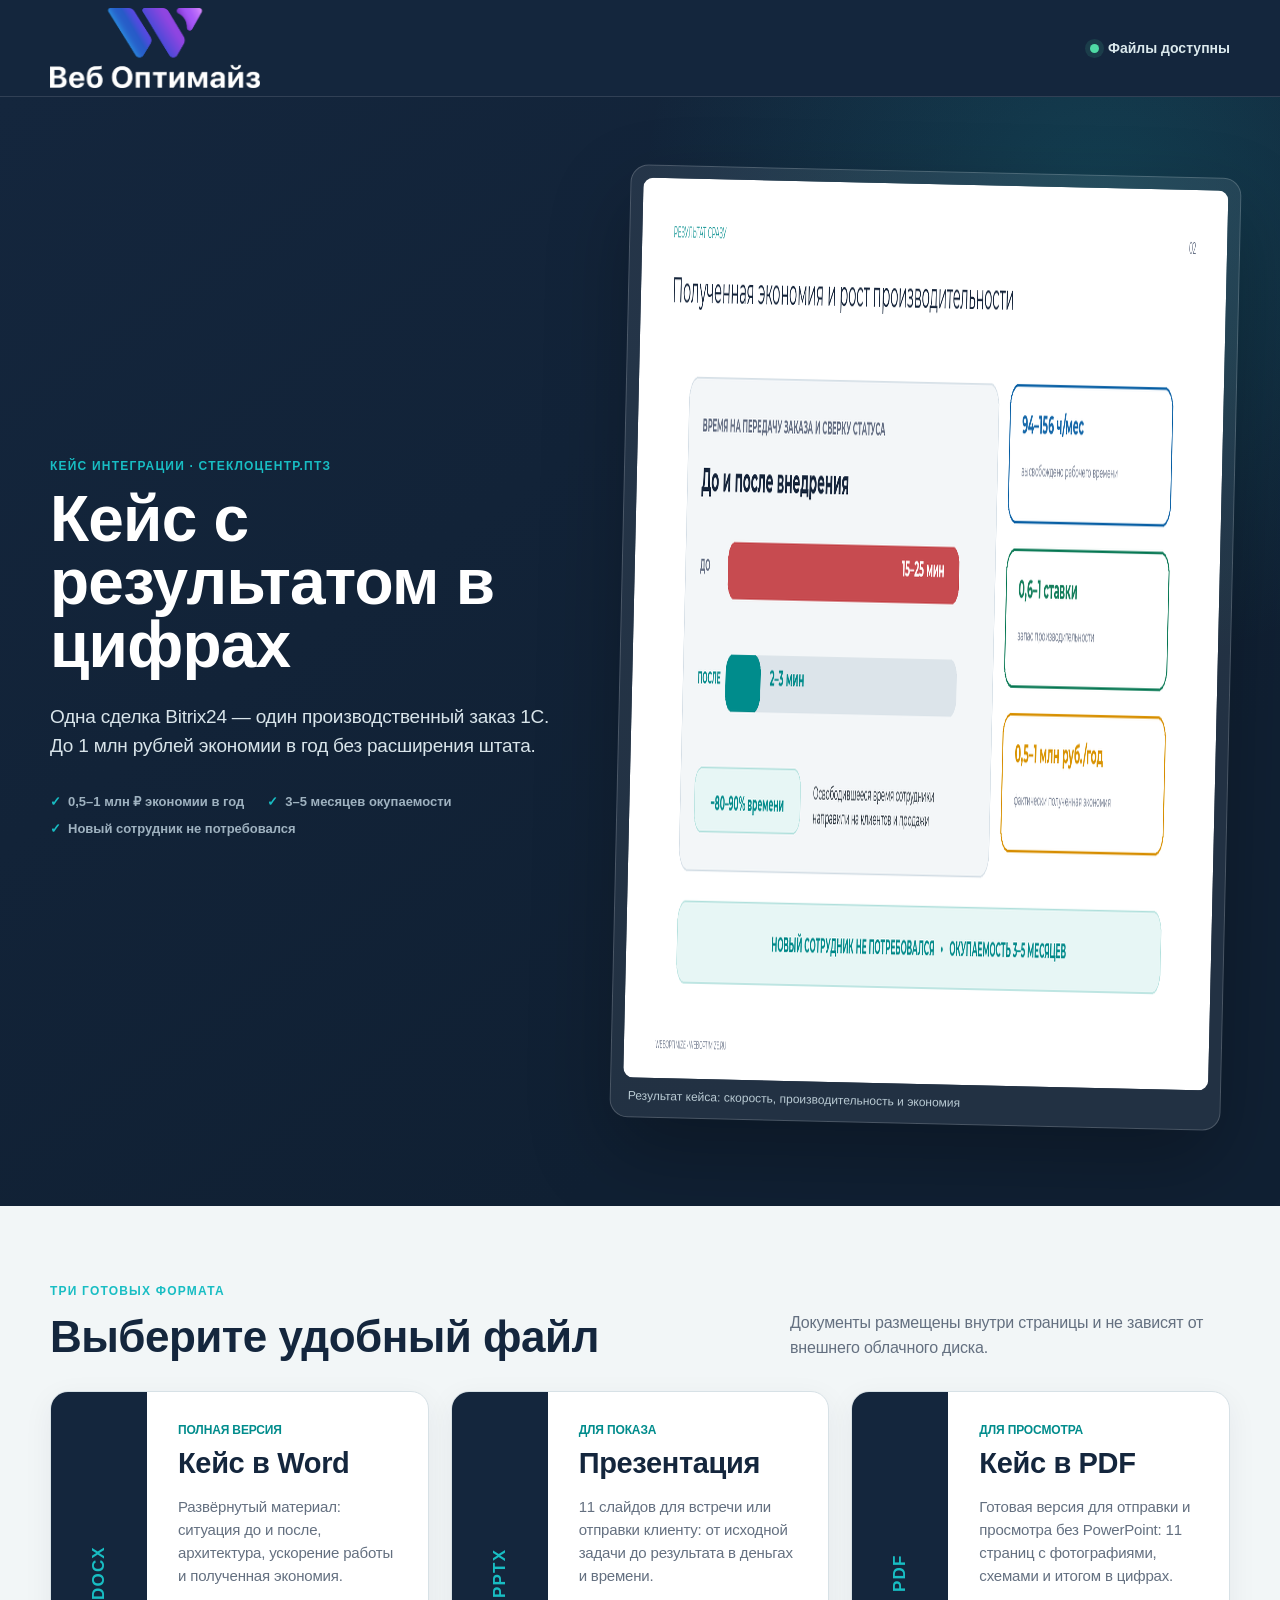
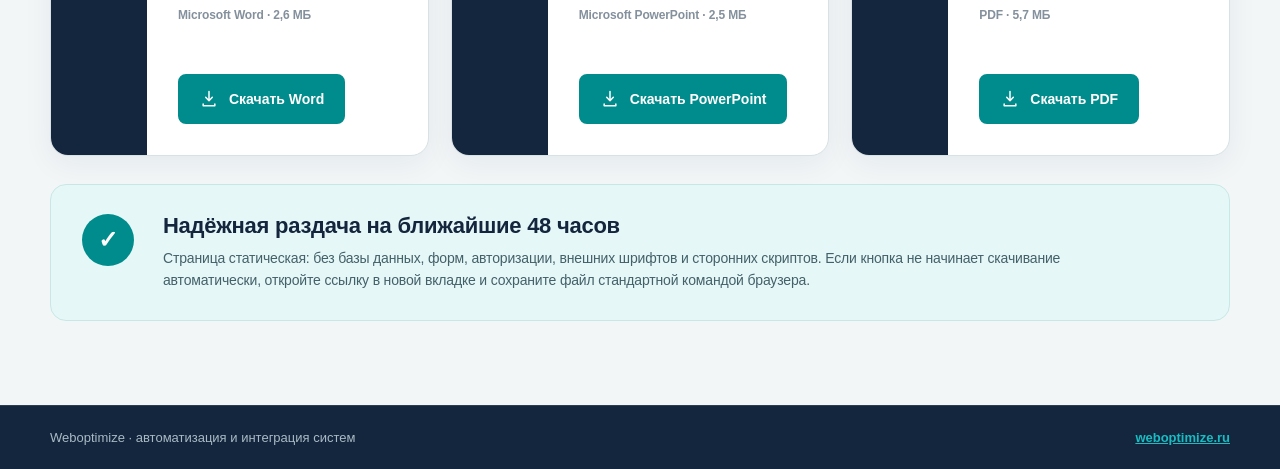
<file: index.html>
<!doctype html>
<html lang="ru">
  <head>
    <meta charset="utf-8" />
    <meta name="viewport" content="width=device-width, initial-scale=1" />
    <meta name="robots" content="noindex,nofollow" />
    <meta
      name="description"
      content="Кейс СтеклоЦентр.ПТЗ: интеграция Bitrix24 и 1С, ускорение передачи заказов и до 1 млн рублей полученной экономии в год."
    />
    <title>Кейс СтеклоЦентр.ПТЗ — скачать материалы</title>
    <link rel="icon" href="assets/weboptimize-logo.png" />
    <link rel="stylesheet" href="styles.css" />
  </head>
  <body>
    <a class="skip-link" href="#content">Перейти к файлам</a>

    <header class="topbar">
      <div class="shell topbar__inner">
        <img
          class="brand-logo"
          src="assets/weboptimize-logo.png"
          alt="Веб Оптимайз"
          width="222"
          height="66"
        />
        <span class="availability">
          <span aria-hidden="true"></span>
          Файлы доступны
        </span>
      </div>
    </header>

    <main id="content">
      <section class="hero">
        <div class="shell hero__grid">
          <div class="hero__content">
            <p class="kicker">Кейс интеграции · СтеклоЦентр.ПТЗ</p>
            <h1>Кейс с результатом в цифрах</h1>
            <p class="hero__lead">
              Одна сделка Bitrix24 — один производственный заказ 1С.
              До 1 млн рублей экономии в год без расширения штата.
            </p>
            <div class="trustline" aria-label="Состояние файлов">
              <span>0,5–1 млн ₽ экономии в год</span>
              <span>3–5 месяцев окупаемости</span>
              <span>Новый сотрудник не потребовался</span>
            </div>
          </div>

          <figure class="preview">
            <img
              src="assets/case-preview.png"
              alt="Результат интеграции в цифрах: экономия времени, рабочей ставки и бюджета"
              width="1600"
              height="900"
            />
            <figcaption>
              Результат кейса: скорость, производительность и экономия
            </figcaption>
          </figure>
        </div>
      </section>

      <section class="downloads" aria-labelledby="downloads-title">
        <div class="shell">
          <div class="section-head">
            <div>
              <p class="kicker">Три готовых формата</p>
              <h2 id="downloads-title">Выберите удобный файл</h2>
            </div>
            <p>
              Документы размещены внутри страницы и не зависят от внешнего
              облачного диска.
            </p>
          </div>

          <div class="download-grid">
            <article class="download-card">
              <div class="file-format" aria-hidden="true">DOCX</div>
              <div class="download-card__body">
                <p class="card-eyebrow">Полная версия</p>
                <h3>Кейс в Word</h3>
                <p class="card-copy">
                  Развёрнутый материал: ситуация до и после, архитектура,
                  ускорение работы и полученная экономия.
                </p>
                <p class="file-meta">Microsoft Word · 2,6 МБ</p>
                <a
                  class="download-button"
                  href="downloads/ptz-steklo-weboptimize-case.docx"
                  download
                >
                  <svg viewBox="0 0 24 24" aria-hidden="true">
                    <path
                      d="M12 3v11m0 0 4-4m-4 4-4-4M5 18v2h14v-2"
                    ></path>
                  </svg>
                  Скачать Word
                </a>
              </div>
            </article>

            <article class="download-card">
              <div class="file-format" aria-hidden="true">PPTX</div>
              <div class="download-card__body">
                <p class="card-eyebrow">Для показа</p>
                <h3>Презентация</h3>
                <p class="card-copy">
                  11 слайдов для встречи или отправки клиенту: от исходной
                  задачи до результата в деньгах и времени.
                </p>
                <p class="file-meta">Microsoft PowerPoint · 2,5 МБ</p>
                <a
                  class="download-button"
                  href="downloads/ptz-steklo-weboptimize-case.pptx"
                  download
                >
                  <svg viewBox="0 0 24 24" aria-hidden="true">
                    <path
                      d="M12 3v11m0 0 4-4m-4 4-4-4M5 18v2h14v-2"
                    ></path>
                  </svg>
                  Скачать PowerPoint
                </a>
              </div>
            </article>

            <article class="download-card">
              <div class="file-format" aria-hidden="true">PDF</div>
              <div class="download-card__body">
                <p class="card-eyebrow">Для просмотра</p>
                <h3>Кейс в PDF</h3>
                <p class="card-copy">
                  Готовая версия для отправки и просмотра без PowerPoint:
                  11 страниц с фотографиями, схемами и итогом в цифрах.
                </p>
                <p class="file-meta">PDF · 5,7 МБ</p>
                <a
                  class="download-button"
                  href="downloads/ptz-steklo-weboptimize-case.pdf"
                  download
                >
                  <svg viewBox="0 0 24 24" aria-hidden="true">
                    <path
                      d="M12 3v11m0 0 4-4m-4 4-4-4M5 18v2h14v-2"
                    ></path>
                  </svg>
                  Скачать PDF
                </a>
              </div>
            </article>
          </div>

          <aside class="reliability">
            <div class="reliability__mark" aria-hidden="true">✓</div>
            <div>
              <h2>Надёжная раздача на ближайшие 48 часов</h2>
              <p>
                Страница статическая: без базы данных, форм, авторизации,
                внешних шрифтов и сторонних скриптов. Если кнопка не начинает
                скачивание автоматически, откройте ссылку в новой вкладке и
                сохраните файл стандартной командой браузера.
              </p>
            </div>
          </aside>
        </div>
      </section>
    </main>

    <footer>
      <div class="shell footer__inner">
        <span>Weboptimize · автоматизация и интеграция систем</span>
        <a href="https://weboptimize.ru/">weboptimize.ru</a>
      </div>
    </footer>
  </body>
</html>
</file>
<file: styles.css>
:root {
  color-scheme: light;
  --navy: #14263d;
  --navy-2: #1d344e;
  --ink: #17212b;
  --muted: #647080;
  --paper: #ffffff;
  --canvas: #f2f6f7;
  --teal: #18bdc3;
  --teal-dark: #008c8c;
  --teal-soft: #e6f7f7;
  --line: #d7e1e6;
  --shadow: 0 24px 64px rgba(20, 38, 61, 0.12);
  font-family: Inter, ui-sans-serif, -apple-system, BlinkMacSystemFont, "Segoe UI",
    sans-serif;
}

* {
  box-sizing: border-box;
}

html {
  background: var(--canvas);
  color: var(--ink);
}

body {
  margin: 0;
  min-width: 320px;
  background: var(--canvas);
}

img {
  display: block;
  max-width: 100%;
}

a {
  color: inherit;
}

.skip-link {
  position: fixed;
  z-index: 10;
  top: 12px;
  left: 12px;
  padding: 12px 16px;
  border-radius: 8px;
  background: var(--paper);
  color: var(--navy);
  font-weight: 800;
  transform: translateY(-150%);
}

.skip-link:focus {
  transform: translateY(0);
}

.shell {
  width: min(1180px, calc(100% - 40px));
  margin: 0 auto;
}

.topbar {
  background: var(--navy);
  border-bottom: 1px solid rgba(255, 255, 255, 0.12);
}

.topbar__inner {
  min-height: 96px;
  display: flex;
  align-items: center;
  justify-content: space-between;
  gap: 24px;
}

.brand-logo {
  width: 210px;
  height: auto;
}

.availability {
  display: inline-flex;
  align-items: center;
  gap: 9px;
  color: #dbe9ed;
  font-size: 14px;
  font-weight: 700;
}

.availability span {
  width: 9px;
  height: 9px;
  border-radius: 50%;
  background: #4fdaa5;
  box-shadow: 0 0 0 5px rgba(79, 218, 165, 0.13);
}

.hero {
  overflow: hidden;
  padding: 74px 0 82px;
  background:
    radial-gradient(circle at 86% 10%, rgba(24, 189, 195, 0.18), transparent 31%),
    linear-gradient(145deg, var(--navy), #102033 75%);
  color: var(--paper);
}

.hero__grid {
  display: grid;
  grid-template-columns: minmax(0, 0.9fr) minmax(480px, 1.1fr);
  align-items: center;
  gap: 70px;
}

.kicker {
  margin: 0 0 15px;
  color: var(--teal);
  font-size: 12px;
  font-weight: 850;
  letter-spacing: 0.1em;
  text-transform: uppercase;
}

h1,
h2,
h3,
p {
  letter-spacing: -0.012em;
}

h1 {
  max-width: 650px;
  margin: 0;
  font-size: clamp(42px, 5vw, 66px);
  line-height: 0.98;
}

.hero__lead {
  max-width: 650px;
  margin: 25px 0 0;
  color: #d8e4ea;
  font-size: 19px;
  line-height: 1.55;
}

.trustline {
  display: flex;
  flex-wrap: wrap;
  gap: 12px 23px;
  margin-top: 33px;
  color: #9fb2c0;
  font-size: 13px;
  font-weight: 700;
}

.trustline span::before {
  content: "✓";
  margin-right: 7px;
  color: var(--teal);
}

.preview {
  margin: 0;
  padding: 12px;
  border: 1px solid rgba(255, 255, 255, 0.18);
  border-radius: 18px;
  background: rgba(255, 255, 255, 0.08);
  box-shadow: 0 34px 80px rgba(0, 0, 0, 0.26);
  transform: rotate(1.3deg);
}

.preview img {
  width: 100%;
  border-radius: 10px;
  background: var(--paper);
}

.preview figcaption {
  padding: 11px 5px 2px;
  color: #b9cad3;
  font-size: 12px;
}

.downloads {
  padding: 78px 0 84px;
}

.section-head {
  display: flex;
  align-items: end;
  justify-content: space-between;
  gap: 48px;
  margin-bottom: 30px;
}

.section-head h2,
.reliability h2 {
  margin: 0;
  color: var(--navy);
  font-size: clamp(29px, 4vw, 44px);
  line-height: 1.08;
}

.section-head > p {
  max-width: 440px;
  margin: 0;
  color: var(--muted);
  line-height: 1.55;
}

.download-grid {
  display: grid;
  grid-template-columns: repeat(3, minmax(0, 1fr));
  gap: 22px;
}

.download-card {
  min-height: 365px;
  display: grid;
  grid-template-columns: 96px minmax(0, 1fr);
  overflow: hidden;
  border: 1px solid var(--line);
  border-radius: 18px;
  background: var(--paper);
  box-shadow: 0 8px 30px rgba(20, 38, 61, 0.06);
}

.file-format {
  display: grid;
  place-items: center;
  background: var(--navy);
  color: var(--teal);
  font-size: 17px;
  font-weight: 900;
  letter-spacing: 0.07em;
  writing-mode: vertical-rl;
  transform: rotate(180deg);
}

.download-card__body {
  display: flex;
  align-items: flex-start;
  flex-direction: column;
  padding: 31px;
}

.card-eyebrow {
  margin: 0 0 10px;
  color: var(--teal-dark);
  font-size: 12px;
  font-weight: 850;
  text-transform: uppercase;
}

.download-card h3 {
  margin: 0;
  color: var(--navy);
  font-size: 29px;
}

.card-copy {
  margin: 15px 0 0;
  color: var(--muted);
  font-size: 15px;
  line-height: 1.55;
}

.file-meta {
  margin: 20px 0 25px;
  color: #84909c;
  font-size: 12px;
  font-weight: 750;
}

.download-button {
  min-height: 50px;
  display: inline-flex;
  align-items: center;
  justify-content: center;
  gap: 10px;
  margin-top: auto;
  padding: 12px 19px;
  border: 2px solid var(--teal-dark);
  border-radius: 8px;
  background: var(--teal-dark);
  color: var(--paper);
  font-size: 14px;
  font-weight: 800;
  text-decoration: none;
  transition:
    background 150ms ease,
    border-color 150ms ease,
    transform 150ms ease;
}

.download-button svg {
  width: 20px;
  fill: none;
  stroke: currentColor;
  stroke-linecap: round;
  stroke-linejoin: round;
  stroke-width: 1.8;
}

.download-button:hover {
  border-color: #007777;
  background: #007777;
  transform: translateY(-1px);
}

.download-button:active {
  transform: translateY(0) scale(0.98);
}

.download-button:focus-visible,
.skip-link:focus-visible,
footer a:focus-visible,
.not-found a:focus-visible {
  outline: 3px solid rgba(24, 189, 195, 0.42);
  outline-offset: 4px;
}

.reliability {
  display: grid;
  grid-template-columns: 58px minmax(0, 1fr);
  gap: 23px;
  margin-top: 28px;
  padding: 29px 31px;
  border: 1px solid #c7e8e7;
  border-radius: 16px;
  background: var(--teal-soft);
}

.reliability__mark {
  width: 52px;
  height: 52px;
  display: grid;
  place-items: center;
  border-radius: 50%;
  background: var(--teal-dark);
  color: var(--paper);
  font-size: 24px;
  font-weight: 900;
}

.reliability h2 {
  font-size: 22px;
}

.reliability p {
  max-width: 930px;
  margin: 10px 0 0;
  color: #436169;
  font-size: 14px;
  line-height: 1.58;
}

footer {
  padding: 24px 0;
  border-top: 1px solid rgba(255, 255, 255, 0.11);
  background: var(--navy);
  color: #a9bac5;
  font-size: 13px;
}

.footer__inner {
  display: flex;
  justify-content: space-between;
  gap: 24px;
}

footer a {
  color: var(--teal);
  font-weight: 750;
}

.not-found {
  min-height: 100vh;
  display: grid;
  place-items: center;
  padding: 40px 20px;
  background: var(--navy);
  color: var(--paper);
  text-align: center;
}

.not-found > div {
  max-width: 620px;
}

.not-found h1 {
  margin-top: 14px;
}

.not-found p {
  margin: 22px 0 28px;
  color: #d8e4ea;
  font-size: 18px;
  line-height: 1.55;
}

.not-found a {
  min-height: 48px;
  display: inline-flex;
  align-items: center;
  padding: 0 19px;
  border-radius: 8px;
  background: var(--teal-dark);
  color: var(--paper);
  font-weight: 800;
  text-decoration: none;
}

.not-found a:hover {
  background: #007777;
}

.not-found a:active {
  transform: scale(0.98);
}

@media (max-width: 1180px) {
  .download-grid {
    grid-template-columns: 1fr;
  }
}

@media (prefers-reduced-motion: reduce) {
  *,
  *::before,
  *::after {
    scroll-behavior: auto !important;
    transition: none !important;
  }
}

@media (max-width: 900px) {
  .hero__grid {
    grid-template-columns: 1fr;
    gap: 44px;
  }

  .preview {
    transform: none;
  }

  .section-head {
    align-items: flex-start;
    flex-direction: column;
    gap: 15px;
  }

  .download-grid {
    grid-template-columns: 1fr;
  }
}

@media (max-width: 560px) {
  .shell {
    width: min(100% - 28px, 1180px);
  }

  .topbar__inner {
    min-height: 80px;
  }

  .brand-logo {
    width: 176px;
  }

  .availability {
    font-size: 0;
  }

  .availability span {
    width: 11px;
    height: 11px;
  }

  .hero {
    padding: 52px 0 56px;
  }

  h1 {
    font-size: 42px;
  }

  .hero__lead {
    font-size: 17px;
  }

  .downloads {
    padding: 57px 0 62px;
  }

  .download-card {
    grid-template-columns: 1fr;
  }

  .file-format {
    min-height: 51px;
    writing-mode: initial;
    transform: none;
  }

  .download-card__body {
    padding: 25px;
  }

  .reliability {
    grid-template-columns: 1fr;
    padding: 24px;
  }

  .footer__inner {
    flex-direction: column;
    gap: 9px;
  }
}
</file>
